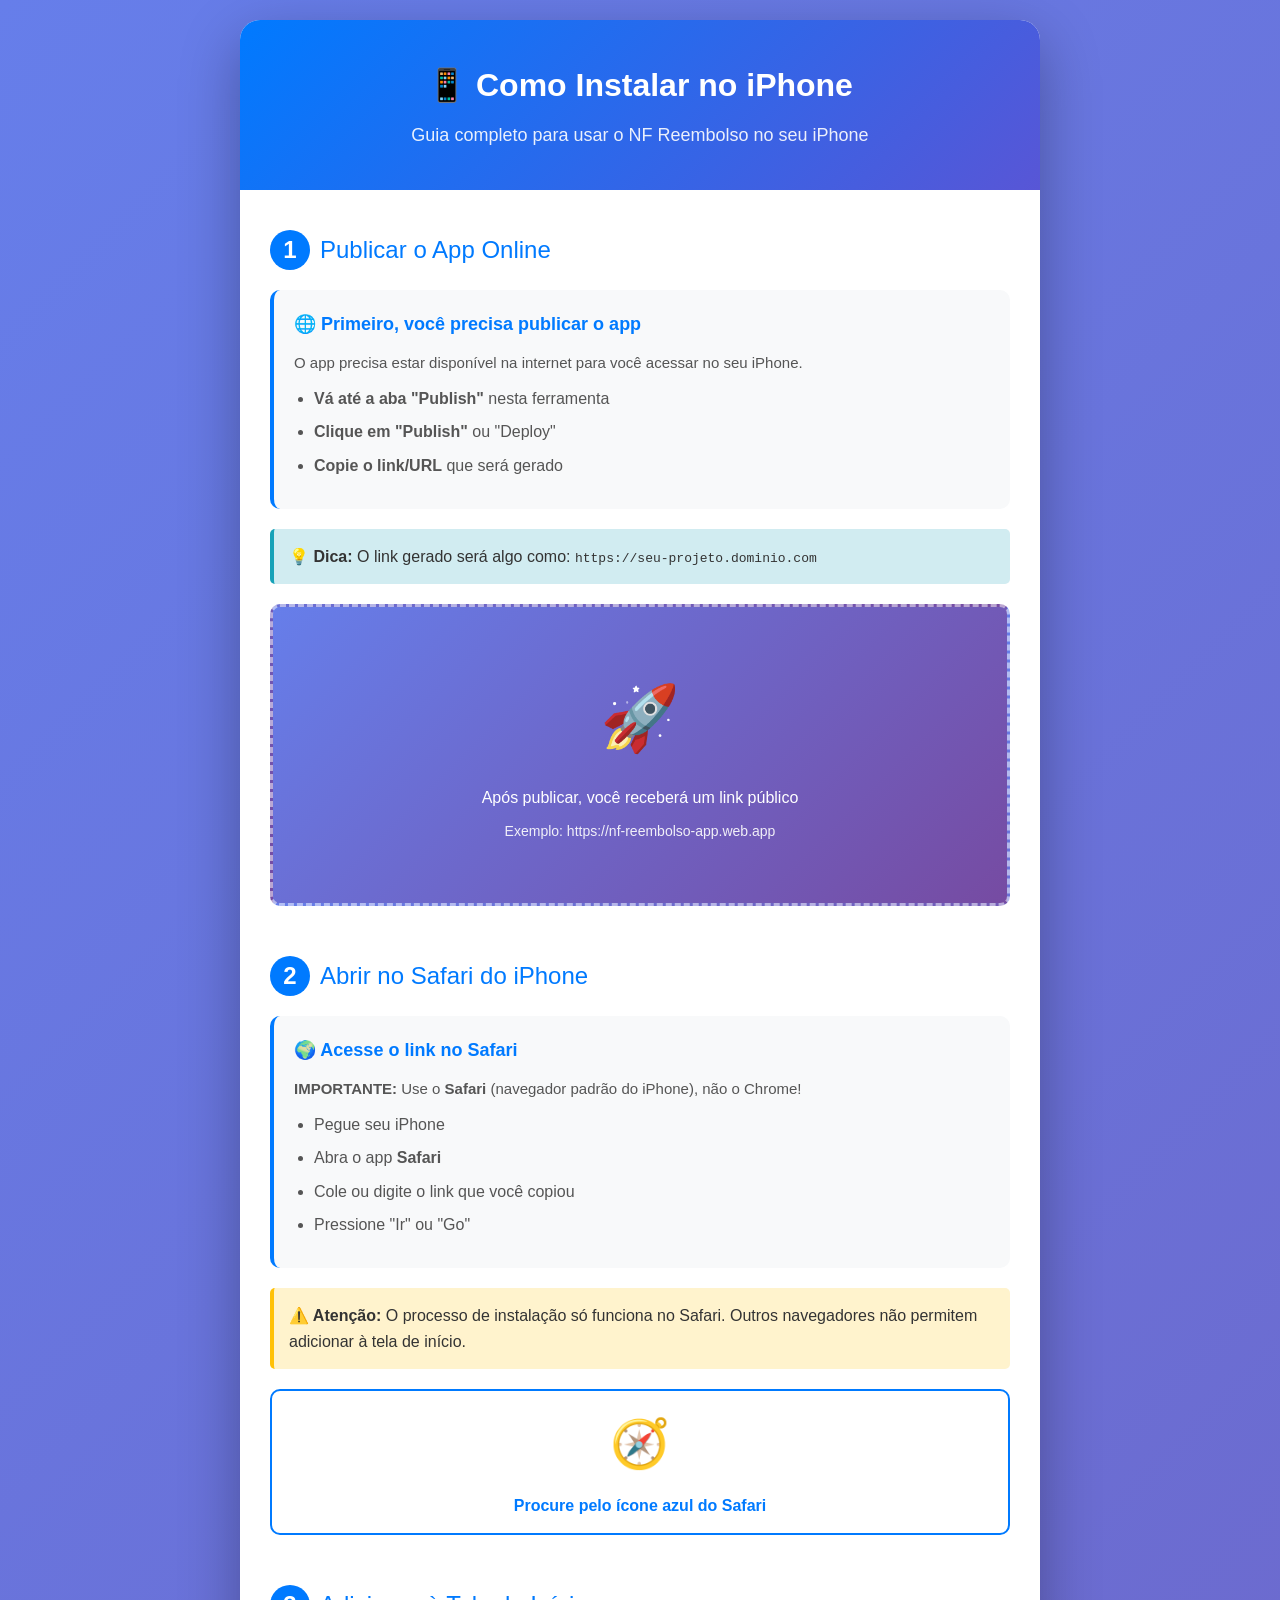
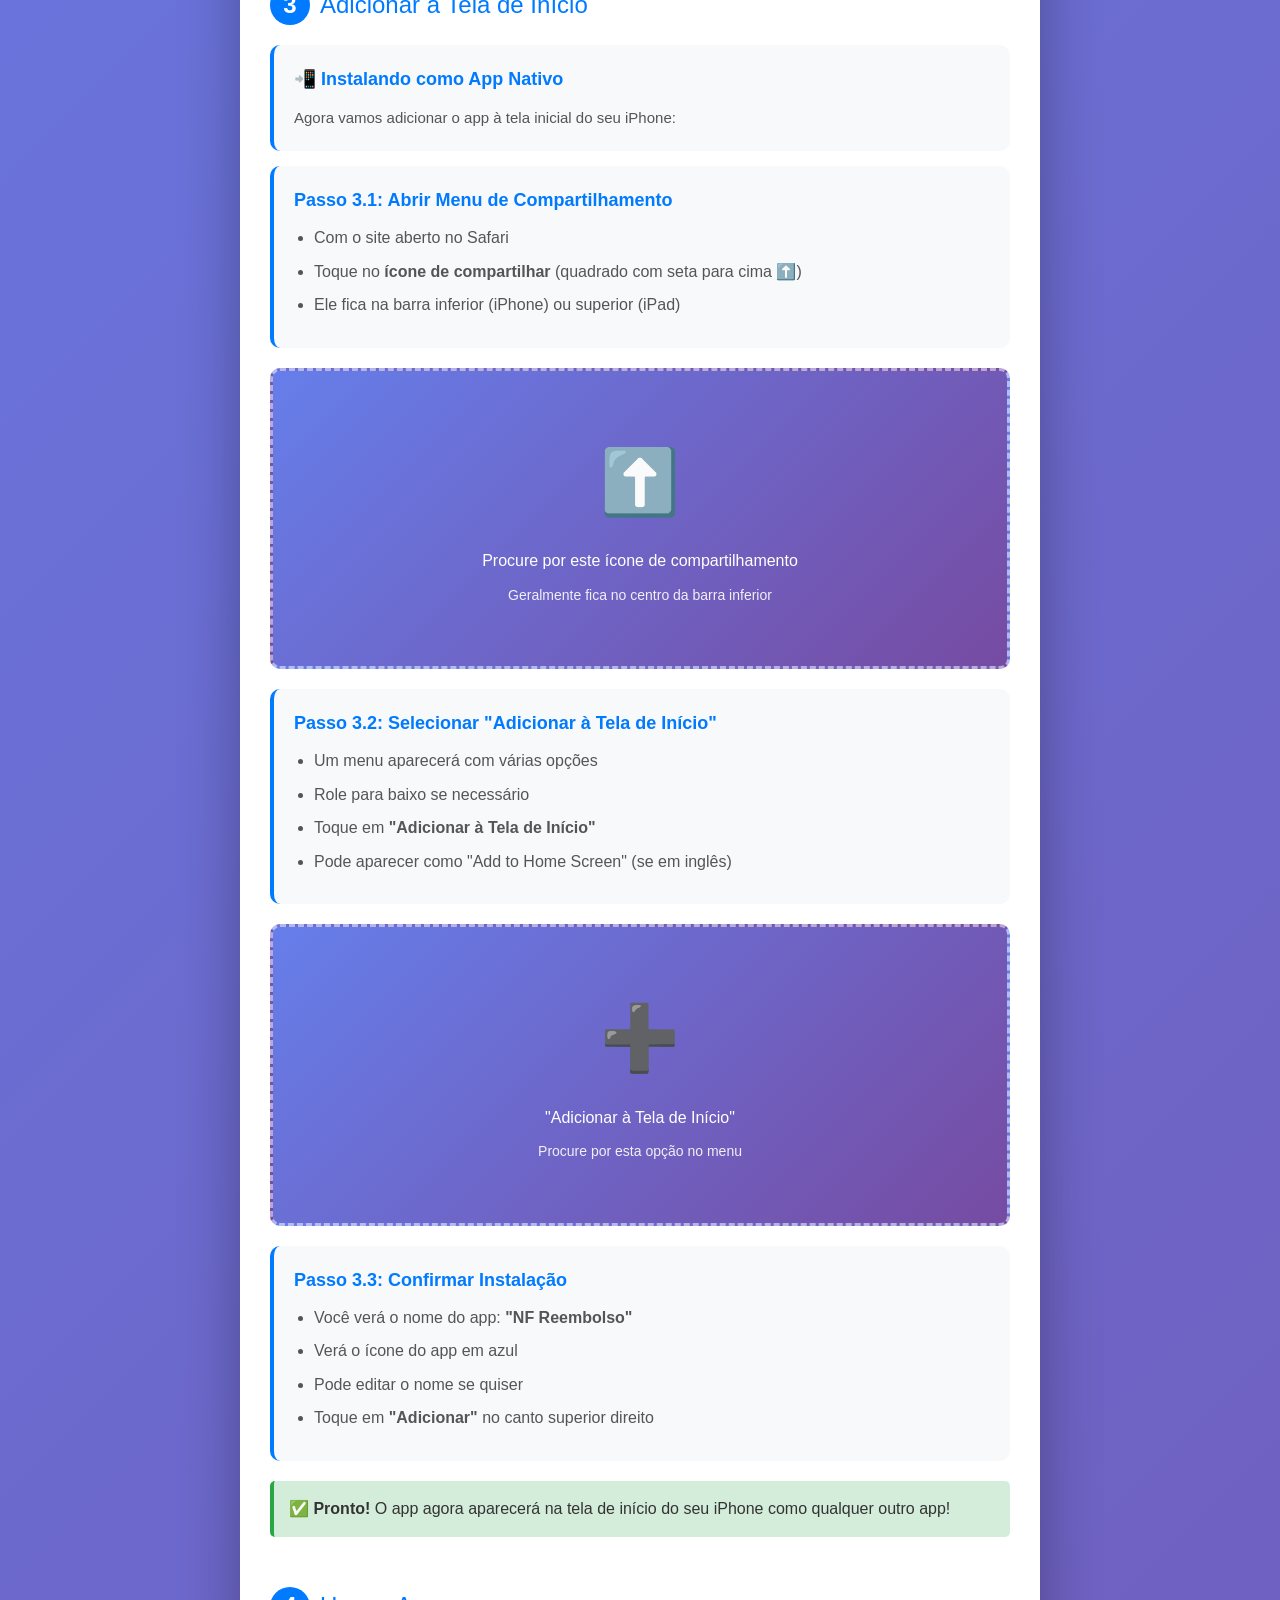
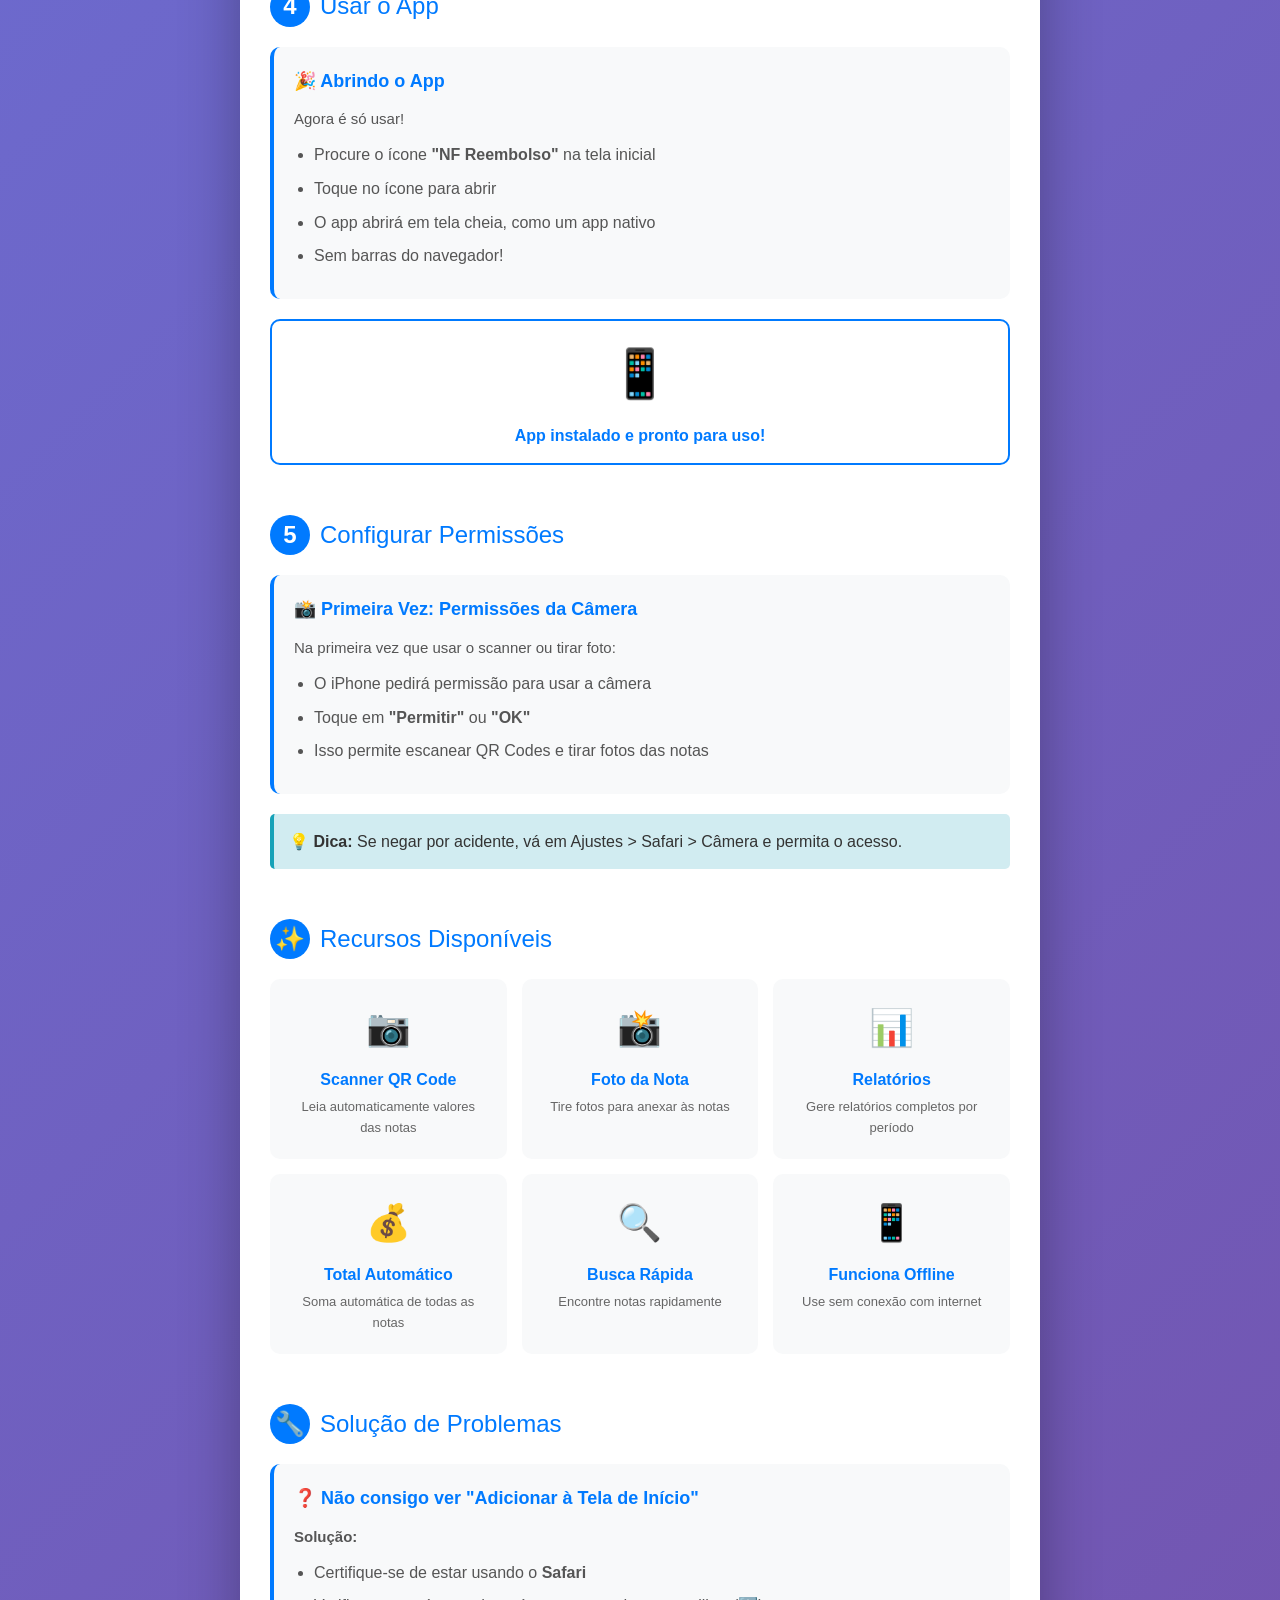
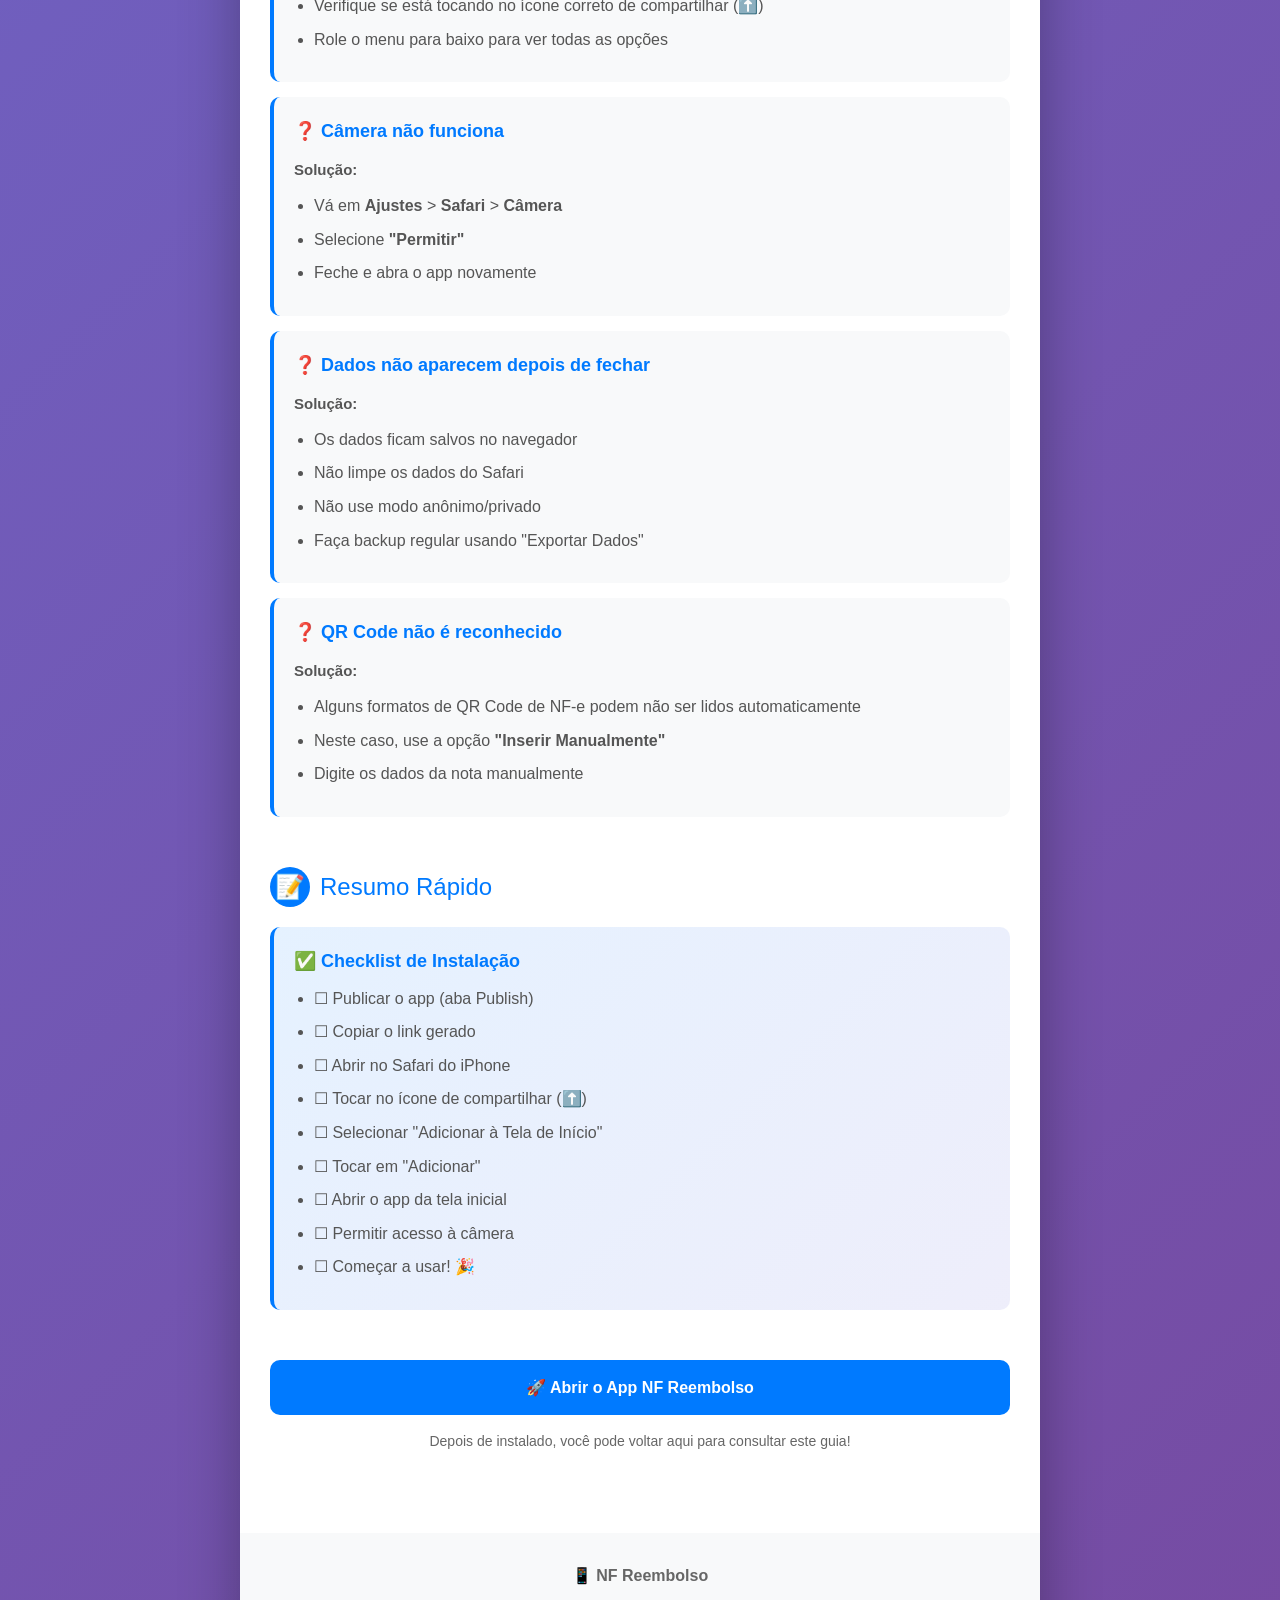
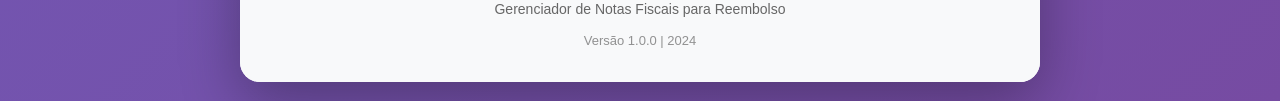
<file: guia-instalacao.html>
<!DOCTYPE html>
<html lang="pt-BR">
<head>
    <meta charset="UTF-8">
    <meta name="viewport" content="width=device-width, initial-scale=1.0">
    <title>Guia de Instalação - NF Reembolso no iPhone</title>
    <style>
        * {
            margin: 0;
            padding: 0;
            box-sizing: border-box;
        }

        body {
            font-family: -apple-system, BlinkMacSystemFont, 'Segoe UI', Roboto, Helvetica, Arial, sans-serif;
            line-height: 1.6;
            background: linear-gradient(135deg, #667eea 0%, #764ba2 100%);
            color: #333;
            padding: 20px;
        }

        .container {
            max-width: 800px;
            margin: 0 auto;
            background: white;
            border-radius: 20px;
            box-shadow: 0 20px 60px rgba(0, 0, 0, 0.3);
            overflow: hidden;
        }

        .header {
            background: linear-gradient(135deg, #007AFF, #5856D6);
            color: white;
            padding: 40px 30px;
            text-align: center;
        }

        .header h1 {
            font-size: 32px;
            margin-bottom: 10px;
        }

        .header p {
            font-size: 18px;
            opacity: 0.9;
        }

        .content {
            padding: 40px 30px;
        }

        .section {
            margin-bottom: 50px;
        }

        .section-title {
            font-size: 24px;
            color: #007AFF;
            margin-bottom: 20px;
            display: flex;
            align-items: center;
            gap: 10px;
        }

        .section-title .number {
            background: #007AFF;
            color: white;
            width: 40px;
            height: 40px;
            border-radius: 50%;
            display: flex;
            align-items: center;
            justify-content: center;
            font-weight: bold;
        }

        .step-box {
            background: #f8f9fa;
            border-left: 4px solid #007AFF;
            padding: 20px;
            border-radius: 10px;
            margin-bottom: 15px;
        }

        .step-box h3 {
            color: #007AFF;
            margin-bottom: 10px;
            font-size: 18px;
        }

        .step-box p {
            color: #555;
            font-size: 15px;
            line-height: 1.8;
        }

        .step-box ul {
            margin: 10px 0;
            padding-left: 20px;
        }

        .step-box li {
            margin: 8px 0;
            color: #555;
        }

        .icon-box {
            background: white;
            border: 2px solid #007AFF;
            padding: 15px;
            border-radius: 10px;
            text-align: center;
            margin: 20px 0;
        }

        .icon-box .emoji {
            font-size: 48px;
            margin-bottom: 10px;
        }

        .icon-box p {
            color: #007AFF;
            font-weight: 600;
        }

        .alert {
            background: #fff3cd;
            border-left: 4px solid #ffc107;
            padding: 15px;
            border-radius: 5px;
            margin: 20px 0;
        }

        .alert-success {
            background: #d4edda;
            border-left-color: #28a745;
        }

        .alert-info {
            background: #d1ecf1;
            border-left-color: #17a2b8;
        }

        .button {
            display: inline-block;
            background: #007AFF;
            color: white;
            padding: 15px 30px;
            border-radius: 10px;
            text-decoration: none;
            font-weight: 600;
            text-align: center;
            transition: all 0.3s;
            margin: 10px 0;
        }

        .button:hover {
            background: #0051D5;
            transform: translateY(-2px);
        }

        .button-block {
            display: block;
            width: 100%;
        }

        .screenshot-placeholder {
            background: linear-gradient(135deg, #667eea 0%, #764ba2 100%);
            border-radius: 10px;
            padding: 60px 20px;
            text-align: center;
            color: white;
            margin: 20px 0;
            border: 3px dashed rgba(255, 255, 255, 0.5);
        }

        .screenshot-placeholder .emoji {
            font-size: 64px;
            margin-bottom: 15px;
        }

        .feature-grid {
            display: grid;
            grid-template-columns: repeat(auto-fit, minmax(200px, 1fr));
            gap: 15px;
            margin: 20px 0;
        }

        .feature-card {
            background: #f8f9fa;
            padding: 20px;
            border-radius: 10px;
            text-align: center;
        }

        .feature-card .emoji {
            font-size: 36px;
            margin-bottom: 10px;
        }

        .feature-card h4 {
            color: #007AFF;
            margin-bottom: 5px;
        }

        .feature-card p {
            font-size: 13px;
            color: #666;
        }

        .footer {
            background: #f8f9fa;
            padding: 30px;
            text-align: center;
            color: #666;
        }

        @media (max-width: 600px) {
            .header h1 {
                font-size: 24px;
            }

            .header p {
                font-size: 16px;
            }

            .content {
                padding: 20px 15px;
            }

            .section-title {
                font-size: 20px;
            }

            .feature-grid {
                grid-template-columns: 1fr;
            }
        }
    </style>
</head>
<body>
    <div class="container">
        <div class="header">
            <h1>📱 Como Instalar no iPhone</h1>
            <p>Guia completo para usar o NF Reembolso no seu iPhone</p>
        </div>

        <div class="content">
            <!-- PASSO 1 -->
            <div class="section">
                <div class="section-title">
                    <span class="number">1</span>
                    <span>Publicar o App Online</span>
                </div>

                <div class="step-box">
                    <h3>🌐 Primeiro, você precisa publicar o app</h3>
                    <p>O app precisa estar disponível na internet para você acessar no seu iPhone.</p>
                    <ul>
                        <li><strong>Vá até a aba "Publish"</strong> nesta ferramenta</li>
                        <li><strong>Clique em "Publish"</strong> ou "Deploy"</li>
                        <li><strong>Copie o link/URL</strong> que será gerado</li>
                    </ul>
                </div>

                <div class="alert alert-info">
                    <strong>💡 Dica:</strong> O link gerado será algo como: <code>https://seu-projeto.dominio.com</code>
                </div>

                <div class="screenshot-placeholder">
                    <div class="emoji">🚀</div>
                    <p>Após publicar, você receberá um link público</p>
                    <p style="font-size: 14px; margin-top: 10px; opacity: 0.9;">
                        Exemplo: https://nf-reembolso-app.web.app
                    </p>
                </div>
            </div>

            <!-- PASSO 2 -->
            <div class="section">
                <div class="section-title">
                    <span class="number">2</span>
                    <span>Abrir no Safari do iPhone</span>
                </div>

                <div class="step-box">
                    <h3>🌍 Acesse o link no Safari</h3>
                    <p><strong>IMPORTANTE:</strong> Use o <strong>Safari</strong> (navegador padrão do iPhone), não o Chrome!</p>
                    <ul>
                        <li>Pegue seu iPhone</li>
                        <li>Abra o app <strong>Safari</strong></li>
                        <li>Cole ou digite o link que você copiou</li>
                        <li>Pressione "Ir" ou "Go"</li>
                    </ul>
                </div>

                <div class="alert">
                    <strong>⚠️ Atenção:</strong> O processo de instalação só funciona no Safari. Outros navegadores não permitem adicionar à tela de início.
                </div>

                <div class="icon-box">
                    <div class="emoji">🧭</div>
                    <p>Procure pelo ícone azul do Safari</p>
                </div>
            </div>

            <!-- PASSO 3 -->
            <div class="section">
                <div class="section-title">
                    <span class="number">3</span>
                    <span>Adicionar à Tela de Início</span>
                </div>

                <div class="step-box">
                    <h3>📲 Instalando como App Nativo</h3>
                    <p>Agora vamos adicionar o app à tela inicial do seu iPhone:</p>
                </div>

                <div class="step-box">
                    <h3>Passo 3.1: Abrir Menu de Compartilhamento</h3>
                    <ul>
                        <li>Com o site aberto no Safari</li>
                        <li>Toque no <strong>ícone de compartilhar</strong> (quadrado com seta para cima ⬆️)</li>
                        <li>Ele fica na barra inferior (iPhone) ou superior (iPad)</li>
                    </ul>
                </div>

                <div class="screenshot-placeholder">
                    <div class="emoji">⬆️</div>
                    <p>Procure por este ícone de compartilhamento</p>
                    <p style="font-size: 14px; margin-top: 10px; opacity: 0.9;">
                        Geralmente fica no centro da barra inferior
                    </p>
                </div>

                <div class="step-box">
                    <h3>Passo 3.2: Selecionar "Adicionar à Tela de Início"</h3>
                    <ul>
                        <li>Um menu aparecerá com várias opções</li>
                        <li>Role para baixo se necessário</li>
                        <li>Toque em <strong>"Adicionar à Tela de Início"</strong></li>
                        <li>Pode aparecer como "Add to Home Screen" (se em inglês)</li>
                    </ul>
                </div>

                <div class="screenshot-placeholder">
                    <div class="emoji">➕</div>
                    <p>"Adicionar à Tela de Início"</p>
                    <p style="font-size: 14px; margin-top: 10px; opacity: 0.9;">
                        Procure por esta opção no menu
                    </p>
                </div>

                <div class="step-box">
                    <h3>Passo 3.3: Confirmar Instalação</h3>
                    <ul>
                        <li>Você verá o nome do app: <strong>"NF Reembolso"</strong></li>
                        <li>Verá o ícone do app em azul</li>
                        <li>Pode editar o nome se quiser</li>
                        <li>Toque em <strong>"Adicionar"</strong> no canto superior direito</li>
                    </ul>
                </div>

                <div class="alert alert-success">
                    <strong>✅ Pronto!</strong> O app agora aparecerá na tela de início do seu iPhone como qualquer outro app!
                </div>
            </div>

            <!-- PASSO 4 -->
            <div class="section">
                <div class="section-title">
                    <span class="number">4</span>
                    <span>Usar o App</span>
                </div>

                <div class="step-box">
                    <h3>🎉 Abrindo o App</h3>
                    <p>Agora é só usar!</p>
                    <ul>
                        <li>Procure o ícone <strong>"NF Reembolso"</strong> na tela inicial</li>
                        <li>Toque no ícone para abrir</li>
                        <li>O app abrirá em tela cheia, como um app nativo</li>
                        <li>Sem barras do navegador!</li>
                    </ul>
                </div>

                <div class="icon-box">
                    <div class="emoji">📱</div>
                    <p>App instalado e pronto para uso!</p>
                </div>
            </div>

            <!-- PASSO 5 -->
            <div class="section">
                <div class="section-title">
                    <span class="number">5</span>
                    <span>Configurar Permissões</span>
                </div>

                <div class="step-box">
                    <h3>📸 Primeira Vez: Permissões da Câmera</h3>
                    <p>Na primeira vez que usar o scanner ou tirar foto:</p>
                    <ul>
                        <li>O iPhone pedirá permissão para usar a câmera</li>
                        <li>Toque em <strong>"Permitir"</strong> ou <strong>"OK"</strong></li>
                        <li>Isso permite escanear QR Codes e tirar fotos das notas</li>
                    </ul>
                </div>

                <div class="alert alert-info">
                    <strong>💡 Dica:</strong> Se negar por acidente, vá em Ajustes > Safari > Câmera e permita o acesso.
                </div>
            </div>

            <!-- RECURSOS -->
            <div class="section">
                <div class="section-title">
                    <span class="number">✨</span>
                    <span>Recursos Disponíveis</span>
                </div>

                <div class="feature-grid">
                    <div class="feature-card">
                        <div class="emoji">📷</div>
                        <h4>Scanner QR Code</h4>
                        <p>Leia automaticamente valores das notas</p>
                    </div>

                    <div class="feature-card">
                        <div class="emoji">📸</div>
                        <h4>Foto da Nota</h4>
                        <p>Tire fotos para anexar às notas</p>
                    </div>

                    <div class="feature-card">
                        <div class="emoji">📊</div>
                        <h4>Relatórios</h4>
                        <p>Gere relatórios completos por período</p>
                    </div>

                    <div class="feature-card">
                        <div class="emoji">💰</div>
                        <h4>Total Automático</h4>
                        <p>Soma automática de todas as notas</p>
                    </div>

                    <div class="feature-card">
                        <div class="emoji">🔍</div>
                        <h4>Busca Rápida</h4>
                        <p>Encontre notas rapidamente</p>
                    </div>

                    <div class="feature-card">
                        <div class="emoji">📱</div>
                        <h4>Funciona Offline</h4>
                        <p>Use sem conexão com internet</p>
                    </div>
                </div>
            </div>

            <!-- SOLUÇÃO DE PROBLEMAS -->
            <div class="section">
                <div class="section-title">
                    <span class="number">🔧</span>
                    <span>Solução de Problemas</span>
                </div>

                <div class="step-box">
                    <h3>❓ Não consigo ver "Adicionar à Tela de Início"</h3>
                    <p><strong>Solução:</strong></p>
                    <ul>
                        <li>Certifique-se de estar usando o <strong>Safari</strong></li>
                        <li>Verifique se está tocando no ícone correto de compartilhar (⬆️)</li>
                        <li>Role o menu para baixo para ver todas as opções</li>
                    </ul>
                </div>

                <div class="step-box">
                    <h3>❓ Câmera não funciona</h3>
                    <p><strong>Solução:</strong></p>
                    <ul>
                        <li>Vá em <strong>Ajustes</strong> > <strong>Safari</strong> > <strong>Câmera</strong></li>
                        <li>Selecione <strong>"Permitir"</strong></li>
                        <li>Feche e abra o app novamente</li>
                    </ul>
                </div>

                <div class="step-box">
                    <h3>❓ Dados não aparecem depois de fechar</h3>
                    <p><strong>Solução:</strong></p>
                    <ul>
                        <li>Os dados ficam salvos no navegador</li>
                        <li>Não limpe os dados do Safari</li>
                        <li>Não use modo anônimo/privado</li>
                        <li>Faça backup regular usando "Exportar Dados"</li>
                    </ul>
                </div>

                <div class="step-box">
                    <h3>❓ QR Code não é reconhecido</h3>
                    <p><strong>Solução:</strong></p>
                    <ul>
                        <li>Alguns formatos de QR Code de NF-e podem não ser lidos automaticamente</li>
                        <li>Neste caso, use a opção <strong>"Inserir Manualmente"</strong></li>
                        <li>Digite os dados da nota manualmente</li>
                    </ul>
                </div>
            </div>

            <!-- RESUMO RÁPIDO -->
            <div class="section">
                <div class="section-title">
                    <span class="number">📝</span>
                    <span>Resumo Rápido</span>
                </div>

                <div class="step-box" style="background: linear-gradient(135deg, rgba(0, 122, 255, 0.1), rgba(88, 86, 214, 0.1));">
                    <h3>✅ Checklist de Instalação</h3>
                    <ul>
                        <li>☐ Publicar o app (aba Publish)</li>
                        <li>☐ Copiar o link gerado</li>
                        <li>☐ Abrir no Safari do iPhone</li>
                        <li>☐ Tocar no ícone de compartilhar (⬆️)</li>
                        <li>☐ Selecionar "Adicionar à Tela de Início"</li>
                        <li>☐ Tocar em "Adicionar"</li>
                        <li>☐ Abrir o app da tela inicial</li>
                        <li>☐ Permitir acesso à câmera</li>
                        <li>☐ Começar a usar! 🎉</li>
                    </ul>
                </div>
            </div>

            <!-- BOTÃO DE AÇÃO -->
            <div style="text-align: center; margin: 40px 0;">
                <a href="/" class="button button-block">
                    🚀 Abrir o App NF Reembolso
                </a>
                <p style="margin-top: 15px; color: #666; font-size: 14px;">
                    Depois de instalado, você pode voltar aqui para consultar este guia!
                </p>
            </div>
        </div>

        <div class="footer">
            <p><strong>📱 NF Reembolso</strong></p>
            <p style="margin-top: 10px; font-size: 14px;">
                Gerenciador de Notas Fiscais para Reembolso
            </p>
            <p style="margin-top: 10px; font-size: 13px; opacity: 0.7;">
                Versão 1.0.0 | 2024
            </p>
        </div>
    </div>
</body>
</html>
</file>
